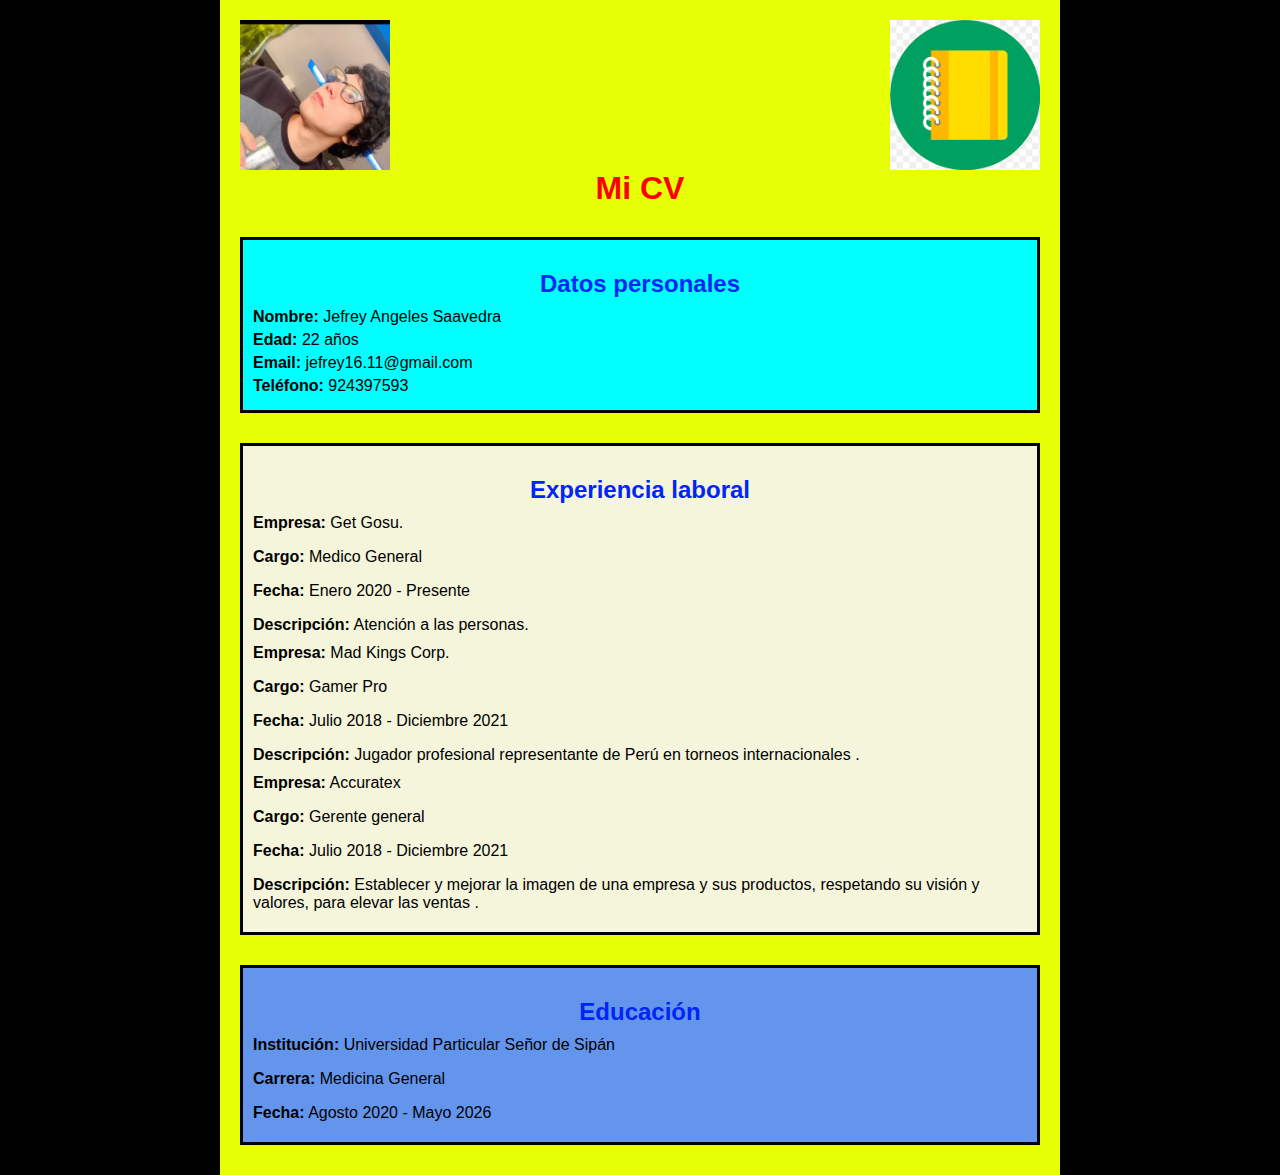
<file: CVS/cv.html>
<!DOCTYPE html>
<html lang="es">

<head>
  <meta charset="UTF-8">
  <title>Mi CV</title>
  <link href="styles/styles.css" rel="stylesheet" type="text/css">
</head>

<body>
  <div class="container">
    <div class="picture">
      <img src="./img/foto carnet cv.jpg" height="150px" width="150px" /> <img src="./img/librito.png"
      height="150px" width="150px" />
    </div>
    <h1>Mi CV</h1>
    <div class="section datos_personales">
      <h2>Datos personales</h2>
      <ul>
        <li><span>Nombre:</span> Jefrey Angeles Saavedra</li>
        <li><span>Edad:</span> 22 años</li>
        <li><span>Email:</span> jefrey16.11@gmail.com</li>
        <li><span>Teléfono:</span> 924397593</li>
      </ul>
    </div>
    <div class="section experiencia_laboral">
      <h2>Experiencia laboral</h2>
      <ul>
        <li>
          <span>Empresa:</span> Get Gosu.
          <p><span>Cargo:</span> Medico General</p>
          <p><span>Fecha:</span> Enero 2020 - Presente</p>
          <p><span>Descripción:</span> Atención a las personas.</p>
        </li>
        <li>
          <span>Empresa:</span> Mad Kings Corp.
          <p><span>Cargo:</span> Gamer Pro</p>
          <p><span>Fecha:</span> Julio 2018 - Diciembre 2021</p>
          <p><span>Descripción:</span> Jugador profesional representante de Perú en torneos internacionales .</p>
        </li>
        <li>
          <span>Empresa:</span> Accuratex
          <p><span>Cargo:</span> Gerente general</p>
          <p><span>Fecha:</span> Julio 2018 - Diciembre 2021</p>
          <p><span>Descripción:</span> Establecer y mejorar la imagen de una empresa y sus productos, respetando su
            visión y valores, para elevar las ventas .</p>
        </li>
      </ul>
    </div>
    <div class="section Educacion">
      <h2>Educación</h2>
      <ul>
        <li>
          <span>Institución:</span> Universidad Particular Señor de Sipán
          <p><span>Carrera:</span> Medicina General</p>
          <p><span>Fecha:</span> Agosto 2020 - Mayo 2026</p>
        </li>
      </ul>
    </div>
  </div>
</body>

</html>
</file>
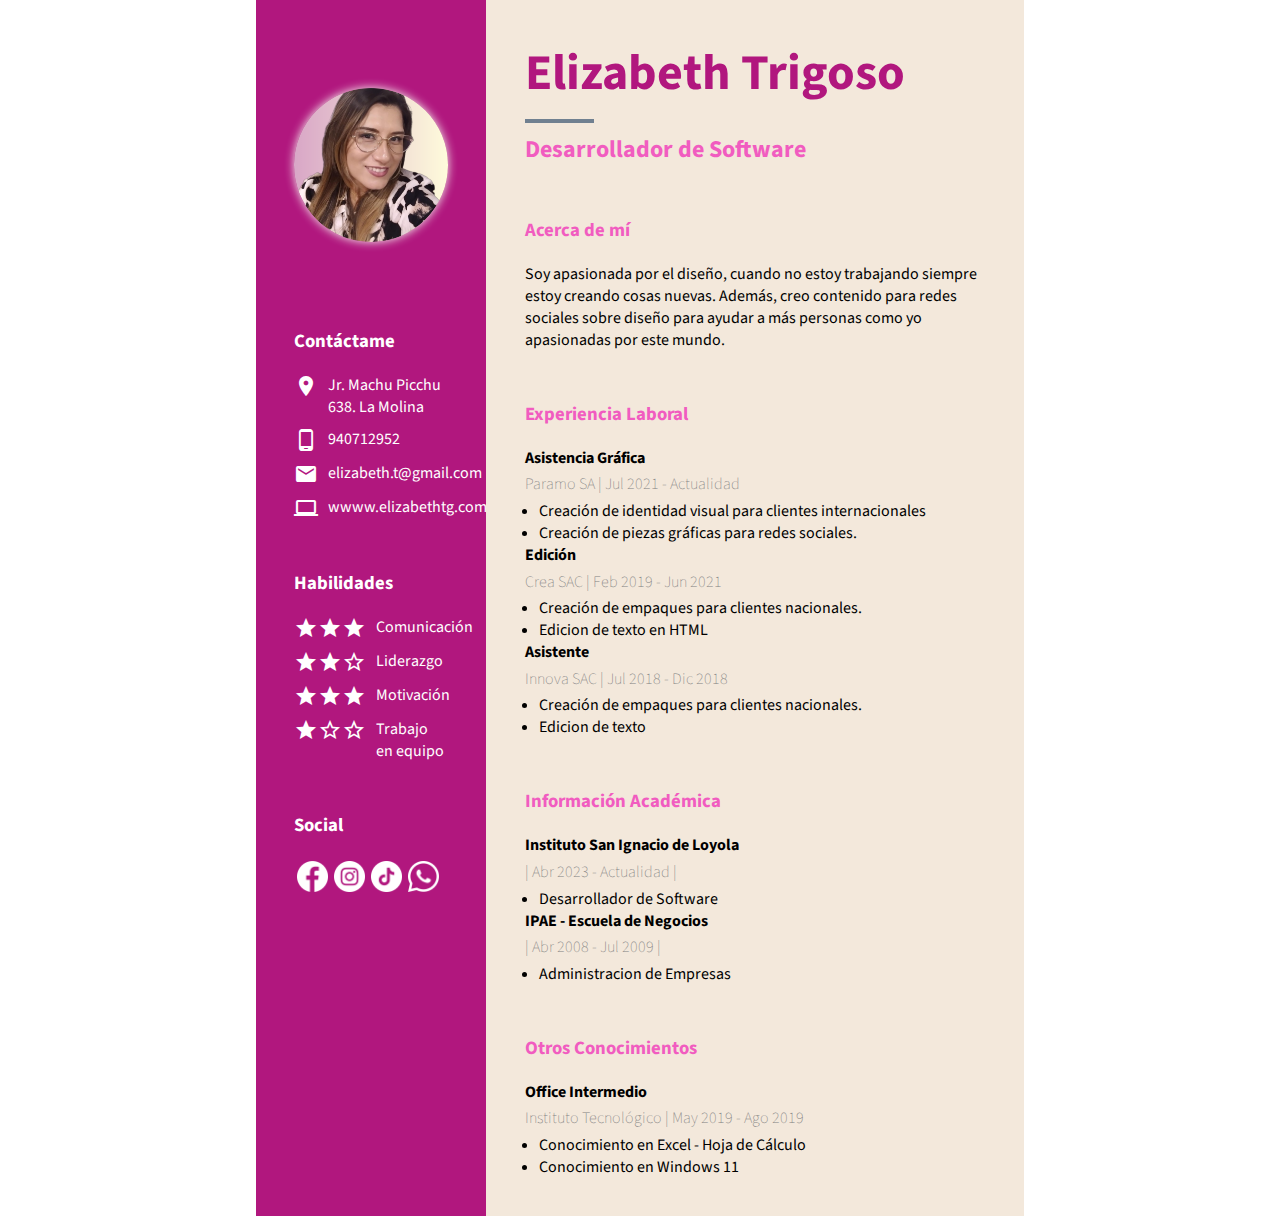
<file: CVS/Ep01-CV ElizabethTrigoso.html>
<!DOCTYPE html>
<html lang="es">

<head>
  <meta charset="UTF-8">
  <meta http-equiv="X-UA-Compatible" content="IE=edge">
  <meta name="viewport" content="width=device-width, initial-scale=1.0">
  <link rel="preconnect" href="https://fonts.googleapis.com">
  <link rel="preconnect" href="https://fonts.gstatic.com" crossorigin>
  <link href="https://fonts.googleapis.com/css2?family=Playball&family=Source+Sans+Pro:wght@300&display=swap"
    rel="stylesheet">

  <link href="https://fonts.googleapis.com/icon?family=Material+Icons" rel="stylesheet">

  <link rel="stylesheet" href="style/estilos.css">

  <title>CV Elizabeth Trigoso Gonzales</title>

</head>

<body>
  <div class="container">
    <aside>
      <div class="avatar margin-title">
        <center><img src="img/foto04.jpg" alt=""></center>

      </div>
      <div class="contact">
        <h3 class="margin-title"> Contáctame </h3>
        <div class="flex-container margin-row">
          <span class="material-icons margin-icon">
            room
          </span>
          <p>Jr. Machu Picchu 638. La Molina</p>
        </div>
        <div class="flex-container margin-row">
          <span class="material-icons margin-icon">
            phone_android
          </span>
          <p>940712952</p>
        </div>
        <div class="flex-container margin-row">
          <span class="material-icons margin-icon">
            email
          </span>
          <p>elizabeth.t@gmail.com</p>
        </div>
        <div class="flex-container margin-row">
          <span class="material-icons margin-icon">
            computer
          </span>
          <p>wwww.elizabethtg.com</p>
        </div>
      </div>
      <div class="skills">
        <h3 class="margin-title"> Habilidades </h3>
        <div class="flex-container margin-row">
          <div class="flex-container margin-icon">
            <span class="material-icons">star</span>
            <span class="material-icons">star</span>
            <span class="material-icons">star</span>

          </div>
          <p>Comunicación</p>
        </div>
        <div class="flex-container margin-row">
          <div class="flex-container margin-icon">
            <span class="material-icons">star</span>
            <span class="material-icons">star</span>
            <span class="material-icons">star_border</span>

          </div>
          <p>Liderazgo</p>
        </div>
        <div class="flex-container margin-row">
          <div class="flex-container margin-icon">
            <span class="material-icons">star</span>
            <span class="material-icons">star</span>
            <span class="material-icons">star</span>

          </div>
          <p>Motivación</p>
        </div>
        <div class="flex-container margin-row">
          <div class="flex-container margin-icon">
            <span class="material-icons">star</span>
            <span class="material-icons">star_border</span>
            <span class="material-icons">star_border</span>

          </div>
          <p>Trabajo en equipo</p>
        </div>

      </div>
      <div class="Idiomas">
        <div class="social">
          <h3 class="margin-title"> Social </h3>
          <div class="flex-container">
            <a href="#"><img src="img/facebook01.jpg" alt=""></a>
            <a href="#"><img src="img/instagram01.jpg" alt=""></a>
            <a href="#"><img src="img/tik-tok.jpg" alt=""></a>
            <a href="#"><img src="img/whatsapp.jpg" alt=""></a>
          </div>
        </div>
      </div>

    </aside>
    <main>
      <div>
        <h1>Elizabeth Trigoso</h1>
        <hr />
        <h2>Desarrollador de Software</h2>
      </div>
      <section>
        <h3 class="margin-title">Acerca de mí</h3>
        <p>Soy apasionada por el diseño, cuando no estoy trabajando siempre estoy creando cosas nuevas. Además,
          creo contenido para redes sociales sobre diseño para ayudar a más personas como yo apasionadas por este mundo.
        </p>
      </section>
      <section>
        <h3 class="margin-title">Experiencia Laboral</h3>
        <div>
          <h4>
            Asistencia Gráfica
          </h4>
          <p class="date">Paramo SA | Jul 2021 - Actualidad
          </p>
        </div>
        <ul>
          <li>Creación de identidad visual para clientes internacionales</li>
          <li>Creación de piezas gráficas para redes sociales.</li>
        </ul>
      </section>
      <section>
        <div>
          <h4>
            Edición
          </h4>
          <p class="date">Crea SAC | Feb 2019 - Jun 2021
          </p>
        </div>
        <ul>
          <li>Creación de empaques para clientes nacionales.</li>
          <li>Edicion de texto en HTML</li>
        </ul>
      </section>
      <section>
        <div>
          <h4>
            Asistente
          </h4>
          <p class="date">Innova SAC | Jul 2018 - Dic 2018
          </p>
        </div>
        <ul>
          <li>Creación de empaques para clientes nacionales.</li>
          <li>Edicion de texto</li>
        </ul>
      </section>
      <section>
        <h3 class="margin-title">Información Académica</h3>
        <div>
          <h4>
            Instituto San Ignacio de Loyola
          </h4>
          <p class="date"> | Abr 2023 - Actualidad |
          </p>
        </div>
        <ul>
          <li>Desarrollador de Software</li>
        </ul>
        <div>
          <h4>
            IPAE - Escuela de Negocios
          </h4>
          <p class="date"> | Abr 2008 - Jul 2009 |
          </p>
        </div>
        <ul>
          <li>Administracion de Empresas</li>
        </ul>
      </section>
      <section>
        <h3 class="margin-title">Otros Conocimientos</h3>
        <div>
          <h4>
            Office Intermedio
          </h4>
          <p class="date">Instituto Tecnológico | May 2019 - Ago 2019
          </p>
        </div>
        <ul>
          <li>Conocimiento en Excel - Hoja de Cálculo</li>
          <li>Conocimiento en Windows 11</li>
        </ul>
      </section>

    </main>
  </div>

</body>

</html>
</file>
<file: CVS/styles/styles.css>
body {
      font-family: Arial, sans-serif;
      margin: 0;
      padding: 0;
      background-color: #000000;
    }

    .container {
      max-width: 800px;
      margin: 0 auto;
      padding: 20px;
      background-color: #e6ff05;
      box-shadow: 0 0 10px rgba(0, 0, 0, 0.3);
    }

    h1, h2 {
      text-align: center;
    }

    h1 {
      margin-top: 0;
    }

    .section {
      margin-top: 30px; 
      }

    .section h2 {
      margin-bottom: 10px;
    }

    .section ul {
      list-style: none;
      padding: 0;
      margin: 0;
    }

    .section li {
      margin-bottom: 5px;
    }

    .section li span {
      font-weight: bold;
    }

    .section p {
      margin-bottom: 10px;
    }
    .picture { display: flex;justify-content: space-between;}
    .section h2 { color: rgb(0, 37, 245)}
h1 {color:red}
.datos_personales, .experiencia_laboral, .Educacion{ padding:10px;margin-bottom: 10px;border:3px solid black;}
.datos_personales { background-color:aqua}
.experiencia_laboral {background-color:beige}
.Educacion {background-color: cornflowerblue;}
</file>
<file: CVS/style/estilos.css>
* {
    margin: 0;
    padding: 0;
    box-sizing: border-box;
    font-family: 'Source Sans Pro', sans-serif;
}

.container {
    display: flex;
    padding: 0% 20%;
}

aside {
    width: 30%;
    background-color: rgb(177, 23, 126);
    padding: 5%;
    color: white;
}

main {
    width: 70%;
    background-color: rgb(243, 232, 219);
    padding: 5%;
}

.avatar img {
    width: 100%;
    border-radius: 50%;
    box-shadow: 0 0 10px rgb(243, 242, 237);
    margin-bottom: 30px;

}

.flex-container {
    display: flex;

}

.margin-title {
    margin: 50px 0 20px 0;
}

.margin-icon {
    margin-right: 10px;
}

.margin-row {
    margin-bottom: 10px;
}

.chart-wrap {
    --chart-width: 100px;
    --grid-color: #6d686c;
    --bar-color: #f7e4de;
    --bar-thickness: 30px;
    --bar-rounded: 3px;
    --bar-spacing: 10px;
    ;
    font-family: 'Courier New', Courier, monospace;
    width: var(--chart-width);
}

.chart-wrap .title {
    font-weight: bold;
    padding: 1.8em 0;
    text-align: justify;
    white-space: nowrap;
}


.social a {
    width: 20%;
    margin: 2%;
}

.social img {
    width: 100%;
    filter: invert();
}

.social div {
    flex-wrap: wrap;
}

h1 {
    font-size: 50px;
    color: rgb(177, 23, 126);
}

hr {
    width: 15%;
    background-color: slategray;
    border-style: none;
    height: 4px;
    margin: 2% 0;
}

h2,
section h3 {
    color: rgb(241, 92, 192);
}

h4 {
    margin-bottom: 1%;
}

.date {
    color: grey;
    font-weight: lighter;
    margin-bottom: 1%;
}

ul {
    margin-left: 3%;
}
</file>
